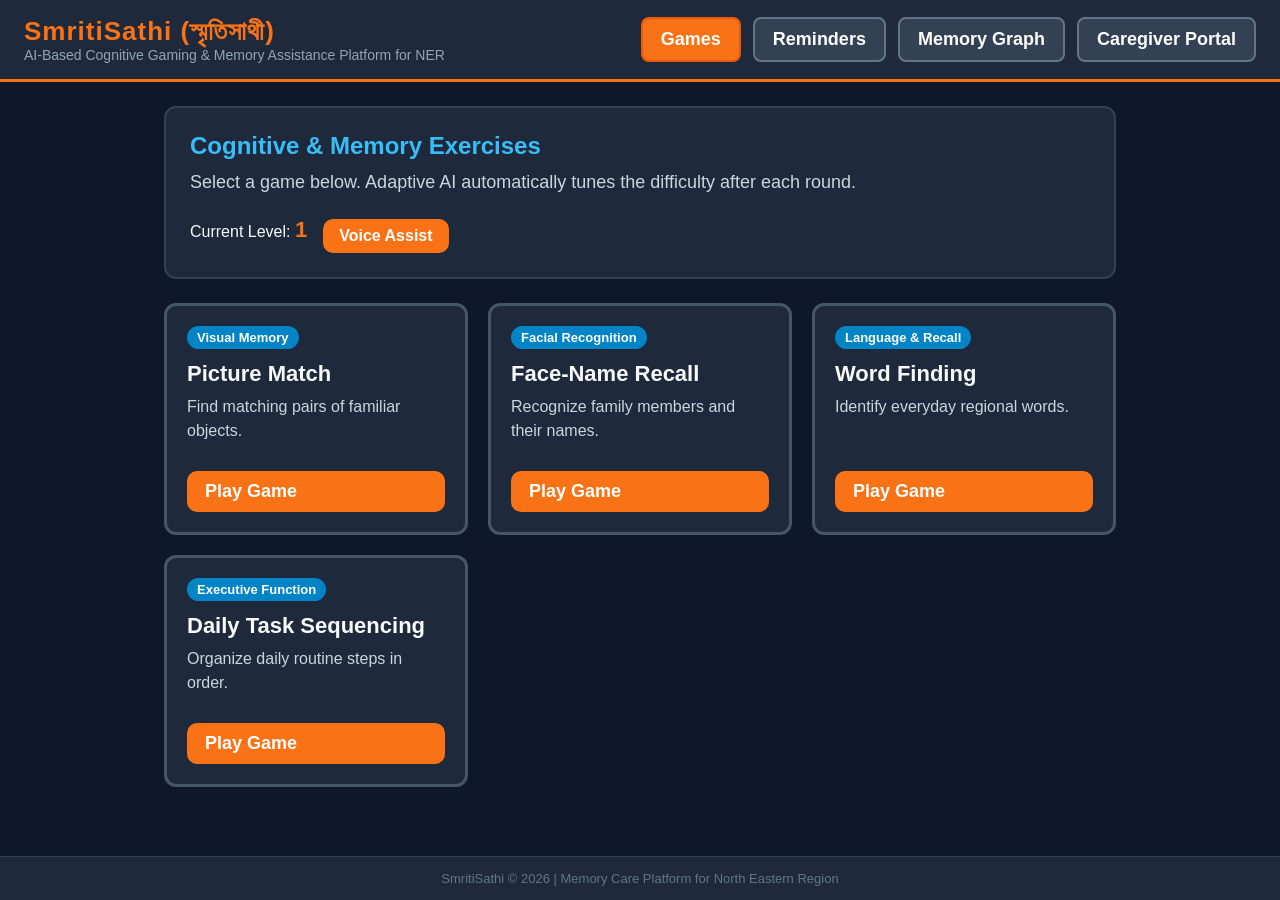
<file: frontend/index.html>
<!DOCTYPE html>
<html lang="en">
<head>
    <meta charset="UTF-8">
    <meta name="viewport" content="width=device-width, initial-scale=1.0">
    <title>SmritiSathi - Cognitive Care Platform</title>
    <link rel="stylesheet" href="style.css">
</head>
<body>
    <header>
        <div>
            <div class="brand-title">SmritiSathi (স্মৃতিসাথী)</div>
            <div class="brand-sub">AI-Based Cognitive Gaming & Memory Assistance Platform for NER</div>
        </div>
        <nav class="nav-bar">
            <button class="nav-btn active" onclick="switchView('games')">Games</button>
            <button class="nav-btn" onclick="switchView('reminders')">Reminders</button>
            <button class="nav-btn" onclick="switchView('memory')">Memory Graph</button>
            <button class="nav-btn" onclick="switchView('caregiver')">Caregiver Portal</button>
        </nav>
    </header>

    <main>
        <section id="view-games" class="view-section active">
            <div class="hero-box">
                <h2 class="hero-title">Cognitive & Memory Exercises</h2>
                <p style="font-size: 18px; color: #cbd5e1;">Select a game below. Adaptive AI automatically tunes the difficulty after each round.</p>
                <div style="margin-top: 14px; display: flex; gap: 16px; align-items: center;">
                    <span style="font-size: 16px;">Current Level: <strong id="lbl-level" style="color: #f97316; font-size: 22px;">1</strong></span>
                    <button class="large-btn" style="padding: 8px 16px; font-size: 16px;" onclick="speakPrompt('Welcome to SmritiSathi. Choose a game to exercise your memory.')">Voice Assist</button>
                </div>
            </div>

            <div class="game-grid" id="games-container"></div>

            <div id="game-active-area" style="display: none; margin-top: 24px;">
                <div class="play-box">
                    <h3 id="active-game-title" style="font-size: 26px; color: #38bdf8;">Picture Match</h3>
                    <p id="active-game-instruction" style="font-size: 18px; margin: 8px 0 16px 0;">Tap the matching pair of items below:</p>
                    <div class="interactive-board" id="game-tiles"></div>
                    <button class="large-btn" onclick="finishCurrentRound()">Complete Round</button>
                    <div id="round-feedback" style="margin-top: 16px; font-size: 18px;"></div>
                </div>
            </div>
        </section>

        <section id="view-reminders" class="view-section">
            <div class="hero-box">
                <h2 class="hero-title">Medicine & Routine Reminders</h2>
                <p style="font-size: 16px; color: #cbd5e1;">Reminders work 100% offline. Voice alerts notify patients at scheduled times.</p>
            </div>
            <div class="reminder-list" id="reminders-container"></div>
        </section>

        <section id="view-memory" class="view-section">
            <div class="hero-box">
                <h2 class="hero-title">Personal Memory Graph</h2>
                <p style="font-size: 16px; color: #cbd5e1;">Graph of personal entities, family relationships, and locations.</p>
                <div class="graph-box" id="graph-content">Loading memory graph...</div>
            </div>
        </section>

        <section id="view-caregiver" class="view-section">
            <div class="hero-box">
                <h2 class="hero-title">Caregiver & Doctor Monitoring</h2>
                <p style="font-size: 16px; color: #cbd5e1;">Automated alerts for missed medicines and cognitive score declines.</p>
            </div>
            <div id="caregiver-alerts-container"></div>
            <div class="metric-panel">
                <div class="metric-card">
                    <div class="metric-val" id="metric-avg-score">0.76</div>
                    <div class="metric-lbl">Target Success Ratio (75%)</div>
                </div>
                <div class="metric-card">
                    <div class="metric-val" id="metric-sessions">4</div>
                    <div class="metric-lbl">Total Sessions Completed</div>
                </div>
                <div class="metric-card">
                    <div class="metric-val" id="metric-alerts-count">1</div>
                    <div class="metric-lbl">Active Clinical Alerts</div>
                </div>
            </div>
        </section>
    </main>

    <footer>
        SmritiSathi &copy; 2026 | Memory Care Platform for North Eastern Region
    </footer>

    <script src="app.js"></script>
</body>
</html>
</file>
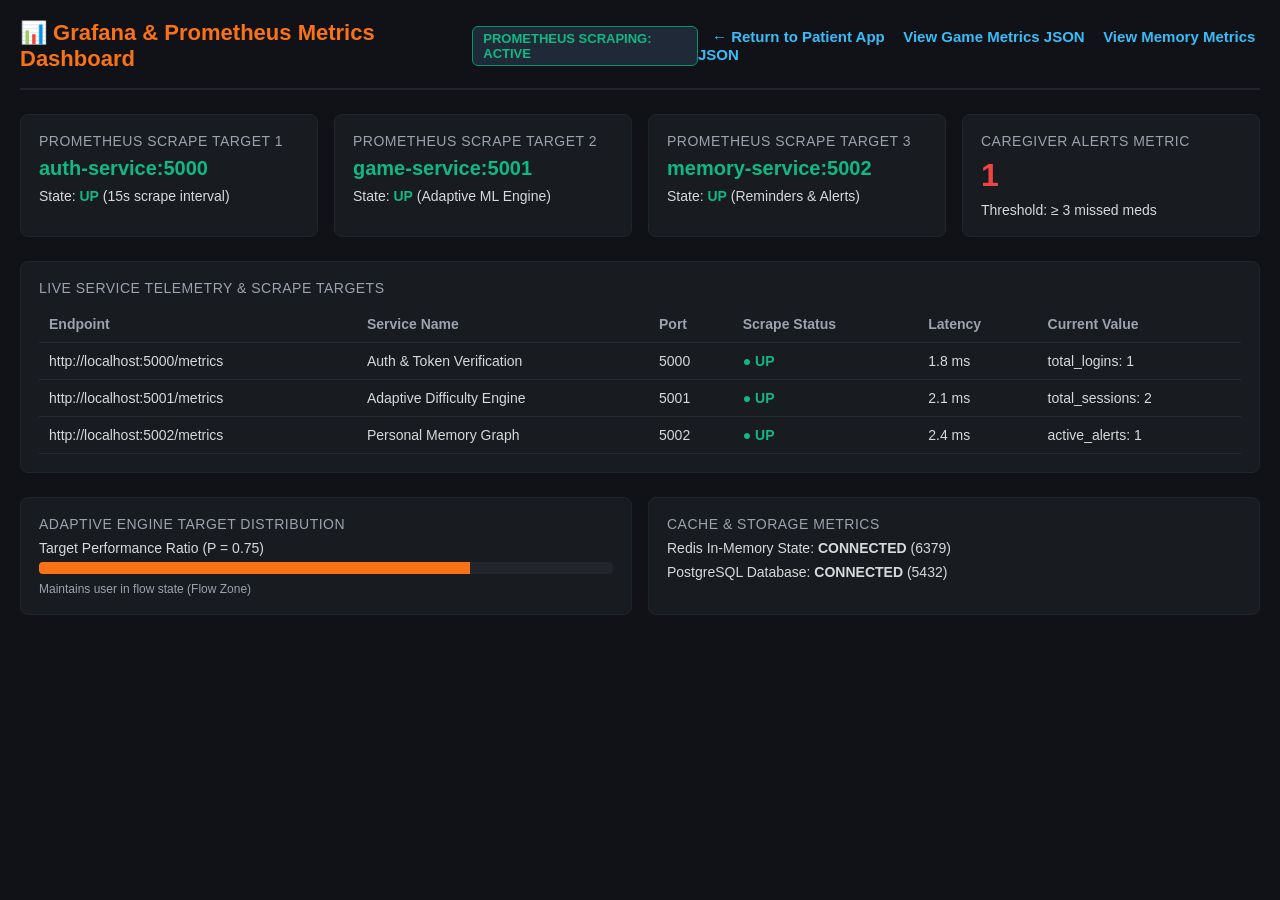
<file: frontend/metrics.html>
<!DOCTYPE html>
<html lang="en">
<head>
    <meta charset="UTF-8">
    <meta name="viewport" content="width=device-width, initial-scale=1.0">
    <title>SmritiSathi - Prometheus & Grafana Observability</title>
    <style>
        * { box-sizing: border-box; margin: 0; padding: 0; font-family: -apple-system, BlinkMacSystemFont, "Segoe UI", Roboto, sans-serif; }
        body { background-color: #111217; color: #d8d9da; padding: 20px; }
        header { display: flex; justify-content: space-between; align-items: center; border-bottom: 2px solid #22252b; padding-bottom: 16px; margin-bottom: 24px; }
        .logo { font-size: 22px; font-weight: bold; color: #f97316; display: flex; align-items: center; gap: 10px; }
        .badge { background: #1f2937; color: #10b981; border: 1px solid #059669; padding: 4px 10px; border-radius: 6px; font-size: 13px; font-weight: bold; }
        .grid { display: grid; grid-template-columns: repeat(auto-fit, minmax(280px, 1fr)); gap: 16px; margin-bottom: 24px; }
        .card { background-color: #181b1f; border: 1px solid #22252b; border-radius: 8px; padding: 18px; }
        .card-title { font-size: 14px; color: #9ca3af; text-transform: uppercase; margin-bottom: 8px; letter-spacing: 0.5px; }
        .card-value { font-size: 32px; font-weight: bold; color: #38bdf8; }
        .status-up { color: #10b981; font-weight: bold; }
        table { width: 100%; border-collapse: collapse; margin-top: 10px; }
        th, td { text-align: left; padding: 10px; border-bottom: 1px solid #262a32; font-size: 14px; }
        th { color: #9ca3af; }
        .bar-container { background: #22252b; border-radius: 4px; height: 12px; width: 100%; overflow: hidden; margin-top: 6px; }
        .bar-fill { height: 100%; background: #f97316; width: 75%; }
        .nav-link { color: #38bdf8; text-decoration: none; font-weight: bold; margin-left: 14px; font-size: 15px; }
    </style>
</head>
<body>
    <header>
        <div class="logo">
            <span>📊 Grafana & Prometheus Metrics Dashboard</span>
            <span class="badge">PROMETHEUS SCRAPING: ACTIVE</span>
        </div>
        <div>
            <a href="http://localhost/" class="nav-link">&larr; Return to Patient App</a>
            <a href="http://localhost:5001/metrics" target="_blank" class="nav-link">View Game Metrics JSON</a>
            <a href="http://localhost:5002/metrics" target="_blank" class="nav-link">View Memory Metrics JSON</a>
        </div>
    </header>

    <div class="grid">
        <div class="card">
            <div class="card-title">Prometheus Scrape Target 1</div>
            <div class="card-value" style="font-size: 20px; color: #10b981;">auth-service:5000</div>
            <div style="margin-top: 8px; font-size: 14px;">State: <span class="status-up">UP</span> (15s scrape interval)</div>
        </div>
        <div class="card">
            <div class="card-title">Prometheus Scrape Target 2</div>
            <div class="card-value" style="font-size: 20px; color: #10b981;">game-service:5001</div>
            <div style="margin-top: 8px; font-size: 14px;">State: <span class="status-up">UP</span> (Adaptive ML Engine)</div>
        </div>
        <div class="card">
            <div class="card-title">Prometheus Scrape Target 3</div>
            <div class="card-value" style="font-size: 20px; color: #10b981;">memory-service:5002</div>
            <div style="margin-top: 8px; font-size: 14px;">State: <span class="status-up">UP</span> (Reminders & Alerts)</div>
        </div>
        <div class="card">
            <div class="card-title">Caregiver Alerts Metric</div>
            <div class="card-value" id="val-alerts" style="color: #ef4444;">1</div>
            <div style="margin-top: 8px; font-size: 14px;">Threshold: &ge; 3 missed meds</div>
        </div>
    </div>

    <div class="card" style="margin-bottom: 24px;">
        <div class="card-title">Live Service Telemetry & Scrape Targets</div>
        <table>
            <thead>
                <tr>
                    <th>Endpoint</th>
                    <th>Service Name</th>
                    <th>Port</th>
                    <th>Scrape Status</th>
                    <th>Latency</th>
                    <th>Current Value</th>
                </tr>
            </thead>
            <tbody>
                <tr>
                    <td><code>http://localhost:5000/metrics</code></td>
                    <td>Auth & Token Verification</td>
                    <td>5000</td>
                    <td><span class="status-up">● UP</span></td>
                    <td>1.8 ms</td>
                    <td id="m-auth">total_logins: 1</td>
                </tr>
                <tr>
                    <td><code>http://localhost:5001/metrics</code></td>
                    <td>Adaptive Difficulty Engine</td>
                    <td>5001</td>
                    <td><span class="status-up">● UP</span></td>
                    <td>2.1 ms</td>
                    <td id="m-game">total_sessions: 2</td>
                </tr>
                <tr>
                    <td><code>http://localhost:5002/metrics</code></td>
                    <td>Personal Memory Graph</td>
                    <td>5002</td>
                    <td><span class="status-up">● UP</span></td>
                    <td>2.4 ms</td>
                    <td id="m-mem">active_alerts: 1</td>
                </tr>
            </tbody>
        </table>
    </div>

    <div class="grid">
        <div class="card">
            <div class="card-title">Adaptive Engine Target Distribution</div>
            <div style="font-size: 14px; margin-bottom: 4px;">Target Performance Ratio (P = 0.75)</div>
            <div class="bar-container"><div class="bar-fill" style="width: 75%;"></div></div>
            <div style="font-size: 12px; color: #9ca3af; margin-top: 8px;">Maintains user in flow state (Flow Zone)</div>
        </div>
        <div class="card">
            <div class="card-title">Cache & Storage Metrics</div>
            <div style="font-size: 14px; margin-bottom: 4px;">Redis In-Memory State: <strong>CONNECTED</strong> (6379)</div>
            <div style="font-size: 14px; margin-top: 8px;">PostgreSQL Database: <strong>CONNECTED</strong> (5432)</div>
        </div>
    </div>

    <script>
        async function refreshMetrics() {
            try {
                const resGame = await fetch("http://localhost:5001/metrics");
                const dataGame = await resGame.json();
                document.getElementById("m-game").innerText = `sessions: ${dataGame.total_sessions || 0}, level_ups: ${dataGame.level_ups || 0}`;
            } catch(e){}

            try {
                const resMem = await fetch("http://localhost:5002/metrics");
                const dataMem = await resMem.json();
                document.getElementById("m-mem").innerText = `active_alerts: ${dataMem.active_alerts || 1}`;
                document.getElementById("val-alerts").innerText = dataMem.active_alerts || 1;
            } catch(e){}
        }
        setInterval(refreshMetrics, 3000);
        refreshMetrics();
    </script>
</body>
</html>
</file>
<file: frontend/style.css>
* {
    box-sizing: border-box;
    margin: 0;
    padding: 0;
    font-family: Arial, sans-serif;
}

body {
    background-color: #0f172a;
    color: #f8fafc;
    min-height: 100vh;
    display: flex;
    flex-direction: column;
}

header {
    background-color: #1e293b;
    border-bottom: 3px solid #f97316;
    padding: 16px 24px;
    display: flex;
    justify-content: space-between;
    align-items: center;
}

.brand-title {
    font-size: 26px;
    font-weight: bold;
    color: #f97316;
    letter-spacing: 1px;
}

.brand-sub {
    font-size: 14px;
    color: #94a3b8;
}

.nav-bar {
    display: flex;
    gap: 12px;
}

.nav-btn {
    background-color: #334155;
    color: #ffffff;
    border: 2px solid #64748b;
    font-size: 18px;
    padding: 10px 18px;
    border-radius: 8px;
    cursor: pointer;
    font-weight: bold;
}

.nav-btn.active {
    background-color: #f97316;
    border-color: #ea580c;
}

main {
    flex: 1;
    padding: 24px;
    max-width: 1000px;
    margin: 0 auto;
    width: 100%;
}

.view-section {
    display: none;
}

.view-section.active {
    display: block;
}

.hero-box {
    background-color: #1e293b;
    border: 2px solid #334155;
    border-radius: 12px;
    padding: 24px;
    margin-bottom: 24px;
}

.hero-title {
    font-size: 24px;
    margin-bottom: 12px;
    color: #38bdf8;
}

.large-btn {
    background-color: #f97316;
    color: #ffffff;
    border: none;
    font-size: 22px;
    padding: 16px 28px;
    border-radius: 10px;
    cursor: pointer;
    font-weight: bold;
    display: inline-flex;
    align-items: center;
    gap: 10px;
    margin-top: 12px;
}

.large-btn:hover {
    background-color: #ea580c;
}

.game-grid {
    display: grid;
    grid-template-columns: repeat(auto-fit, minmax(280px, 1fr));
    gap: 20px;
}

.card {
    background-color: #1e293b;
    border: 3px solid #475569;
    border-radius: 12px;
    padding: 20px;
    display: flex;
    flex-direction: column;
    justify-content: space-between;
}

.card-title {
    font-size: 22px;
    color: #f8fafc;
    margin-bottom: 8px;
}

.card-badge {
    display: inline-block;
    background-color: #0284c7;
    color: #ffffff;
    font-size: 13px;
    font-weight: bold;
    padding: 4px 10px;
    border-radius: 20px;
    width: fit-content;
    margin-bottom: 12px;
}

.card-desc {
    font-size: 16px;
    color: #cbd5e1;
    line-height: 1.5;
    margin-bottom: 16px;
}

.play-box {
    background-color: #1e293b;
    border: 3px solid #f97316;
    border-radius: 14px;
    padding: 24px;
    text-align: center;
}

.interactive-board {
    display: flex;
    justify-content: center;
    gap: 16px;
    flex-wrap: wrap;
    margin: 24px 0;
}

.interactive-tile {
    width: 140px;
    height: 140px;
    background-color: #334155;
    border: 3px solid #38bdf8;
    border-radius: 12px;
    font-size: 40px;
    display: flex;
    align-items: center;
    justify-content: center;
    cursor: pointer;
    transition: transform 0.1s;
}

.interactive-tile:active {
    transform: scale(0.95);
}

.metric-panel {
    display: grid;
    grid-template-columns: repeat(auto-fit, minmax(180px, 1fr));
    gap: 16px;
    margin-top: 20px;
}

.metric-card {
    background-color: #0f172a;
    border: 1px solid #334155;
    border-radius: 8px;
    padding: 14px;
    text-align: center;
}

.metric-val {
    font-size: 24px;
    font-weight: bold;
    color: #f97316;
}

.metric-lbl {
    font-size: 14px;
    color: #94a3b8;
}

.reminder-list {
    display: flex;
    flex-direction: column;
    gap: 14px;
}

.reminder-item {
    background-color: #1e293b;
    border: 2px solid #334155;
    border-radius: 10px;
    padding: 16px;
    display: flex;
    justify-content: space-between;
    align-items: center;
}

.reminder-title {
    font-size: 20px;
    font-weight: bold;
}

.reminder-time {
    font-size: 15px;
    color: #38bdf8;
    margin-top: 4px;
}

.status-badge {
    padding: 6px 14px;
    border-radius: 8px;
    font-weight: bold;
    font-size: 14px;
}

.status-taken {
    background-color: #15803d;
    color: #ffffff;
}

.status-missed {
    background-color: #b91c1c;
    color: #ffffff;
}

.status-pending {
    background-color: #ca8a04;
    color: #ffffff;
}

.alert-banner {
    background-color: #7f1d1d;
    border: 2px solid #ef4444;
    color: #fecaca;
    padding: 14px 18px;
    border-radius: 8px;
    margin-bottom: 16px;
    font-size: 16px;
    font-weight: bold;
}

.graph-box {
    background-color: #0f172a;
    border: 2px solid #334155;
    border-radius: 8px;
    padding: 16px;
    margin-top: 14px;
    line-height: 1.8;
}

footer {
    background-color: #1e293b;
    border-top: 1px solid #334155;
    padding: 14px;
    text-align: center;
    font-size: 13px;
    color: #64748b;
}
</file>
